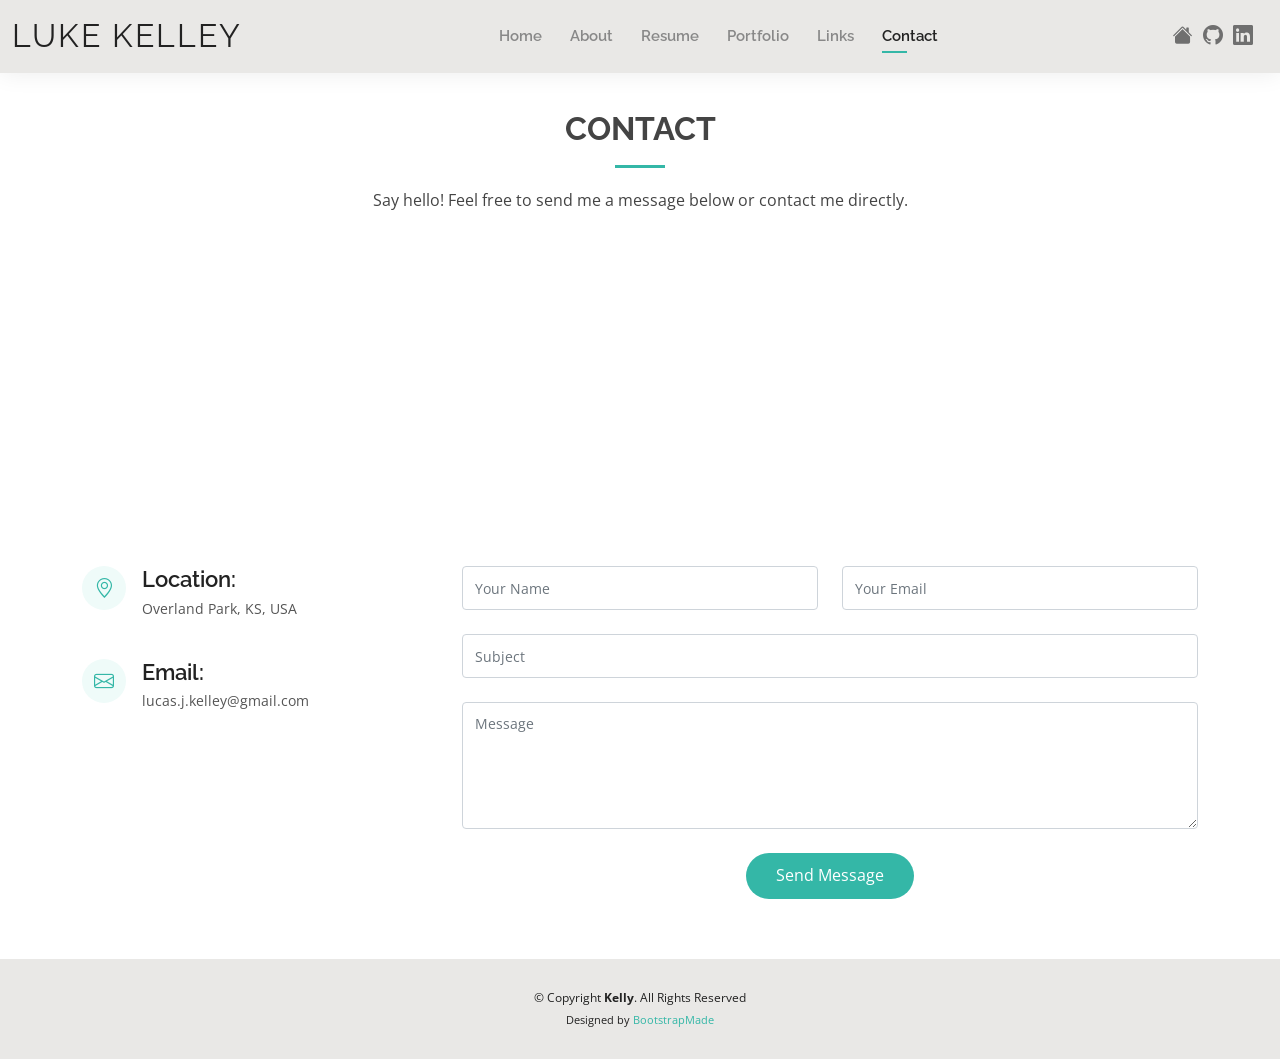
<file: PersonalSiteConversion/_Archive/contact.html>
<!DOCTYPE html>
<html lang="en">
  <head>
    <meta charset="utf-8" />
    <meta content="width=device-width, initial-scale=1.0" name="viewport" />

    <title>Luke Kelley - Index</title>
    <meta content="" name="description" />
    <meta content="" name="keywords" />

    <!-- Favicons -->
    <link href="assets/img/Icons/LK_BrandingSuite-02.png" rel="icon" />
    <link
      href="assets/img/Icons/LK_BrandingSuite-02.png"
      rel="apple-touch-icon"
    />

    <!-- Google Fonts -->
    <link
      href="https://fonts.googleapis.com/css?family=Open+Sans:300,300i,400,400i,600,600i,700,700i|Raleway:300,300i,400,400i,500,500i,600,600i,700,700i|Poppins:300,300i,400,400i,500,500i,600,600i,700,700i"
      rel="stylesheet"
    />

    <!-- Vendor CSS Files -->
    <link href="assets/vendor/aos/aos.css" rel="stylesheet" />
    <link
      href="assets/vendor/bootstrap/css/bootstrap.min.css"
      rel="stylesheet"
    />
    <link
      href="assets/vendor/bootstrap-icons/bootstrap-icons.css"
      rel="stylesheet"
    />
    <link href="assets/vendor/boxicons/css/boxicons.min.css" rel="stylesheet" />
    <link
      href="assets/vendor/glightbox/css/glightbox.min.css"
      rel="stylesheet"
    />
    <link href="assets/vendor/swiper/swiper-bundle.min.css" rel="stylesheet" />

    <!-- Template Main CSS File -->
    <link href="assets/css/style.css" rel="stylesheet" />

    <!-- =======================================================
  * Template Name: Kelly - v4.10.0
  * Template URL: https://bootstrapmade.com/kelly-free-bootstrap-cv-resume-html-template/
  * Author: BootstrapMade.com
  * License: https://bootstrapmade.com/license/
  ======================================================== -->
  </head>

  <body>
    <!-- ======= Header ======= -->
    <header id="header" class="fixed-top">
      <div
        class="container-fluid d-flex justify-content-between align-items-center"
      >
        <h1 class="logo me-auto me-lg-0">
          <a href="index.html">Luke Kelley</a>
        </h1>
        <!-- Uncomment below if you prefer to use an image logo -->
        <!-- <a href="index.html" class="logo"><img src="assets/img/logo.png" alt="" class="img-fluid"></a>-->

        <nav id="navbar" class="navbar order-last order-lg-0">
          <ul>
            <li><a href="index.html">Home</a></li>
            <li><a href="about.html">About</a></li>
            <li><a href="resume.html">Resume</a></li>
            <li><a href="portfolio.html">Portfolio</a></li>
            <li><a href="links.html">Links</a></li>
            <li><a class="active" href="contact.html">Contact</a></li>
          </ul>
          <i class="bi bi-list mobile-nav-toggle"></i>
        </nav>
        <!-- .navbar -->

        <div class="header-social-links">
          <a href="https://www.lucasjkelley.com" class="website"
            ><i class="bi bi-house-fill"></i
          ></a>
          <a href="https://github.com/lucasjkelley" class="github"><i class="bi bi-github"></i></a>
          <a href="https://www.linkedin.com/in/lucasjkelley/" class="linkedin"
            ><i class="bi bi-linkedin"></i
          ></a>
        </div>
      </div>
    </header>
    <!-- End Header -->

    <main id="main">
      <!-- ======= Contact Section ======= -->
      <section id="contact" class="contact">
        <div class="container" data-aos="fade-up">
          <div class="section-title">
            <h2>Contact</h2>
            <p>
              Say hello! Feel free to send me a message below or contact me
              directly.
            </p>
          </div>

          <div>
            <iframe
              style="border: 0; width: 100%; height: 270px"
              src="https://www.google.com/maps/embed?pb=!1m14!1m12!1m3!1d183638.5866000568!2d-94.70612690613933!3d39.035821578005795!2m3!1f0!2f0!3f0!3m2!1i1024!2i768!4f13.1!5e0!3m2!1sen!2sus!4v1676837597064!5m2!1sen!2sus"
              width="600"
              height="450"
              style="border: 0"
              allowfullscreen=""
              loading="lazy"
              referrerpolicy="no-referrer-when-downgrade"
            ></iframe>
          </div>

          <div class="row mt-5">
            <div class="col-lg-4">
              <div class="info">
                <div class="address">
                  <i class="bi bi-geo-alt"></i>
                  <h4>Location:</h4>
                  <p>Overland Park, KS, USA</p>
                </div>

                <div class="email">
                  <i class="bi bi-envelope"></i>
                  <h4>Email:</h4>
                  <p>lucas.j.kelley@gmail.com</p>
                </div>
              </div>
            </div>

            <div class="col-lg-8 mt-5 mt-lg-0">
              <form
                action="forms/contact.php"
                method="post"
                role="form"
                class="php-email-form"
              >
                <div class="row">
                  <div class="col-md-6 form-group">
                    <input
                      type="text"
                      name="name"
                      class="form-control"
                      id="name"
                      placeholder="Your Name"
                      required
                    />
                  </div>
                  <div class="col-md-6 form-group mt-3 mt-md-0">
                    <input
                      type="email"
                      class="form-control"
                      name="email"
                      id="email"
                      placeholder="Your Email"
                      required
                    />
                  </div>
                </div>
                <div class="form-group mt-3">
                  <input
                    type="text"
                    class="form-control"
                    name="subject"
                    id="subject"
                    placeholder="Subject"
                    required
                  />
                </div>
                <div class="form-group mt-3">
                  <textarea
                    class="form-control"
                    name="message"
                    rows="5"
                    placeholder="Message"
                    required
                  ></textarea>
                </div>
                <div class="my-3">
                  <div class="loading">Loading</div>
                  <div class="error-message"></div>
                  <div class="sent-message">
                    Your message has been sent. Thank you!
                  </div>
                </div>
                <div class="text-center">
                  <button type="submit">Send Message</button>
                </div>
              </form>
            </div>
          </div>
        </div>
      </section>
      <!-- End Contact Section -->
    </main>
    <!-- End #main -->

    <!-- ======= Footer ======= -->
    <footer id="footer">
      <div class="container">
        <div class="copyright">
          &copy; Copyright <strong><span>Kelly</span></strong
          >. All Rights Reserved
        </div>
        <div class="credits">
          <!-- All the links in the footer should remain intact. -->
          <!-- You can delete the links only if you purchased the pro version. -->
          <!-- Licensing information: https://bootstrapmade.com/license/ -->
          <!-- Purchase the pro version with working PHP/AJAX contact form: https://bootstrapmade.com/kelly-free-bootstrap-cv-resume-html-template/ -->
          Designed by <a href="https://bootstrapmade.com/">BootstrapMade</a>
        </div>
      </div>
    </footer>
    <!-- End  Footer -->

    <div id="preloader"></div>
    <a
      href="#"
      class="back-to-top d-flex align-items-center justify-content-center"
      ><i class="bi bi-arrow-up-short"></i
    ></a>

    <!-- Vendor JS Files -->
    <script src="assets/vendor/purecounter/purecounter_vanilla.js"></script>
    <script src="assets/vendor/aos/aos.js"></script>
    <script src="assets/vendor/bootstrap/js/bootstrap.bundle.min.js"></script>
    <script src="assets/vendor/glightbox/js/glightbox.min.js"></script>
    <script src="assets/vendor/isotope-layout/isotope.pkgd.min.js"></script>
    <script src="assets/vendor/swiper/swiper-bundle.min.js"></script>
    <script src="assets/vendor/waypoints/noframework.waypoints.js"></script>
    <script src="assets/vendor/php-email-form/validate.js"></script>

    <!-- Template Main JS File -->
    <script src="assets/js/main.js"></script>
  </body>
</html>
</file>
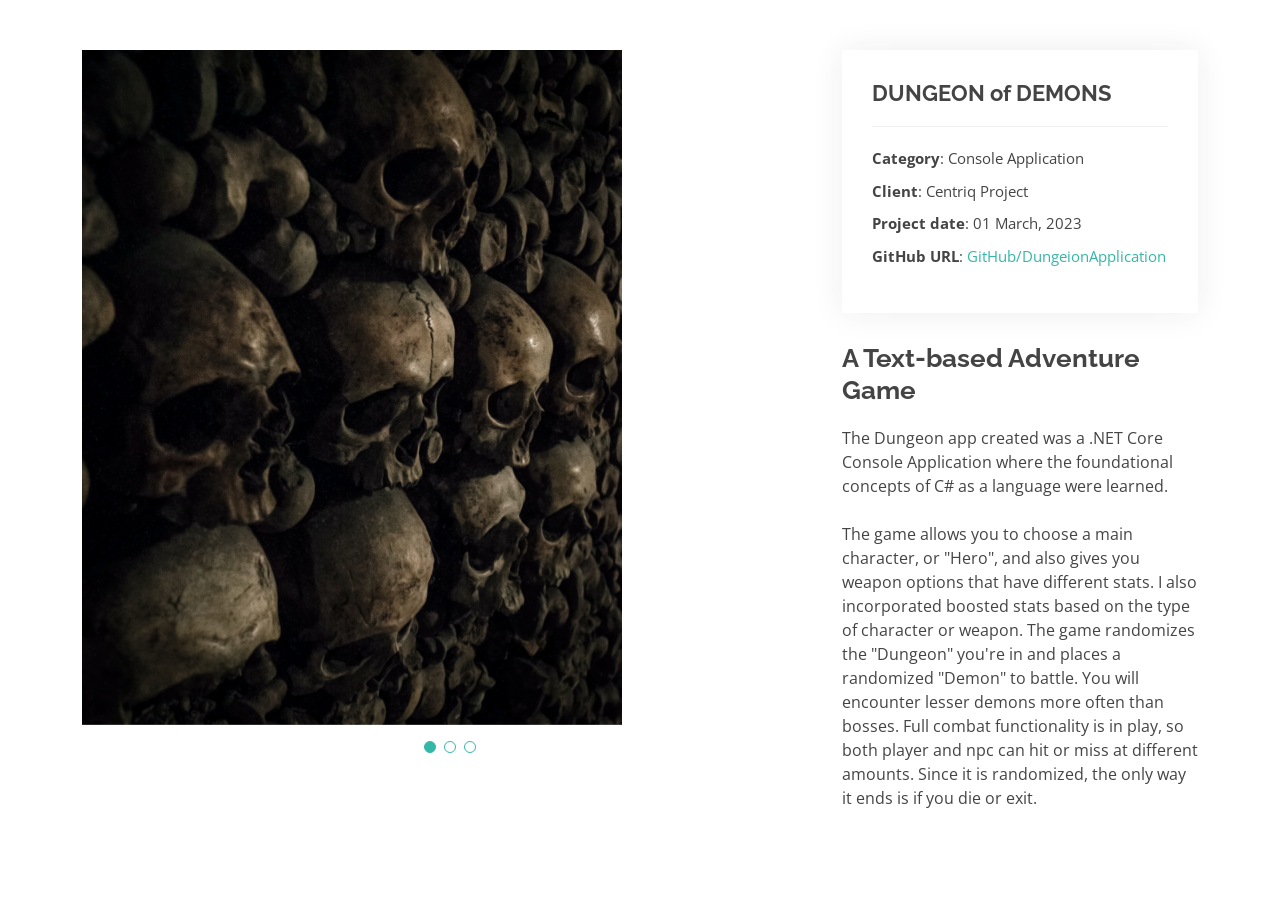
<file: PersonalSiteConversion/_Archive/portfolio-details.html>
<!DOCTYPE html>
<html lang="en">

<head>
  <meta charset="utf-8">
  <meta content="width=device-width, initial-scale=1.0" name="viewport">

  <title>Luke Kelley - Portfolio Details</title>
  <meta content="" name="description">
  <meta content="" name="keywords">

  <!-- Favicons -->
  <link href="assets/img/favicon.png" rel="icon">
  <link href="assets/img/apple-touch-icon.png" rel="apple-touch-icon">

  <!-- Google Fonts -->
  <link href="https://fonts.googleapis.com/css?family=Open+Sans:300,300i,400,400i,600,600i,700,700i|Raleway:300,300i,400,400i,500,500i,600,600i,700,700i|Poppins:300,300i,400,400i,500,500i,600,600i,700,700i" rel="stylesheet">

  <!-- Vendor CSS Files -->
  <link href="assets/vendor/aos/aos.css" rel="stylesheet">
  <link href="assets/vendor/bootstrap/css/bootstrap.min.css" rel="stylesheet">
  <link href="assets/vendor/bootstrap-icons/bootstrap-icons.css" rel="stylesheet">
  <link href="assets/vendor/boxicons/css/boxicons.min.css" rel="stylesheet">
  <link href="assets/vendor/glightbox/css/glightbox.min.css" rel="stylesheet">
  <link href="assets/vendor/swiper/swiper-bundle.min.css" rel="stylesheet">

  <!-- Template Main CSS File -->
  <link href="assets/css/style.css" rel="stylesheet">

  <!-- =======================================================
  * Template Name: Kelly - v4.10.0
  * Template URL: https://bootstrapmade.com/kelly-free-bootstrap-cv-resume-html-template/
  * Author: BootstrapMade.com
  * License: https://bootstrapmade.com/license/
  ======================================================== -->
</head>

<body>

  <main id="main">

    <!-- ======= Portfolio Details Section ======= -->
    <section id="portfolio-details" class="portfolio-details">
      <div class="container">

        <div class="row gy-4">

          <div class="col-lg-8">
            <div class="portfolio-details-slider swiper">
              <div class="swiper-wrapper align-items-center">

                <div class="swiper-slide">
                  <img class="img-fluid vh-75 m-auto" src="assets/img/portfolio/dungeon.jpg" alt="Picture of Skulls">
                </div>

                <div class="swiper-slide">
                  <img class="img-fluid vh-75 m-auto" src="assets/img/portfolio/home_page.JPG" alt="ConsoleApp Home Page">
                </div>

                <div class="swiper-slide">
                  <img class="img-fluid vh-75 m-auto" src="assets/img/portfolio/old_castle_level.JPG" alt="Castle level">
                </div>

              </div>
              <div class="swiper-pagination"></div>
            </div>
          </div>

          <div class="col-lg-4">
            <div class="portfolio-info">
              <h3>DUNGEON of DEMONS</h3>
              <ul>
                <li><strong>Category</strong>: Console Application</li>
                <li><strong>Client</strong>: Centriq Project</li>
                <li><strong>Project date</strong>: 01 March, 2023</li>
                <li><strong>GitHub URL</strong>: <a href="https://github.com/lucasjkelley/DungeonApplication">GitHub/DungeionApplication</a></li>
              </ul>
            </div>
            <div class="portfolio-description">
              <h2>A Text-based Adventure Game</h2>
              <p>
                The Dungeon app created was a .NET Core Console Application where the foundational concepts of C# as a language were learned. <br><br>The game allows you to choose a main character, or "Hero", and also gives you weapon options that have different stats.  I also incorporated boosted stats based on the type of character or weapon.  The game randomizes the "Dungeon" you're in and places a randomized "Demon" to battle. You will encounter lesser demons more often than bosses.  Full combat functionality is in play, so both player and npc can hit or miss at different amounts. Since it is randomized, the only way it ends is if you die or exit.
              </p>
            </div>
          </div>

        </div>

      </div>
    </section><!-- End Portfolio Details Section -->

  </main><!-- End #main -->

  <div id="preloader"></div>
  <a href="#" class="back-to-top d-flex align-items-center justify-content-center"><i class="bi bi-arrow-up-short"></i></a>

  <!-- Vendor JS Files -->
  <script src="assets/vendor/purecounter/purecounter_vanilla.js"></script>
  <script src="assets/vendor/aos/aos.js"></script>
  <script src="assets/vendor/bootstrap/js/bootstrap.bundle.min.js"></script>
  <script src="assets/vendor/glightbox/js/glightbox.min.js"></script>
  <script src="assets/vendor/isotope-layout/isotope.pkgd.min.js"></script>
  <script src="assets/vendor/swiper/swiper-bundle.min.js"></script>
  <script src="assets/vendor/waypoints/noframework.waypoints.js"></script>
  <script src="assets/vendor/php-email-form/validate.js"></script>

  <!-- Template Main JS File -->
  <script src="assets/js/main.js"></script>

</body>

</html>
</file>
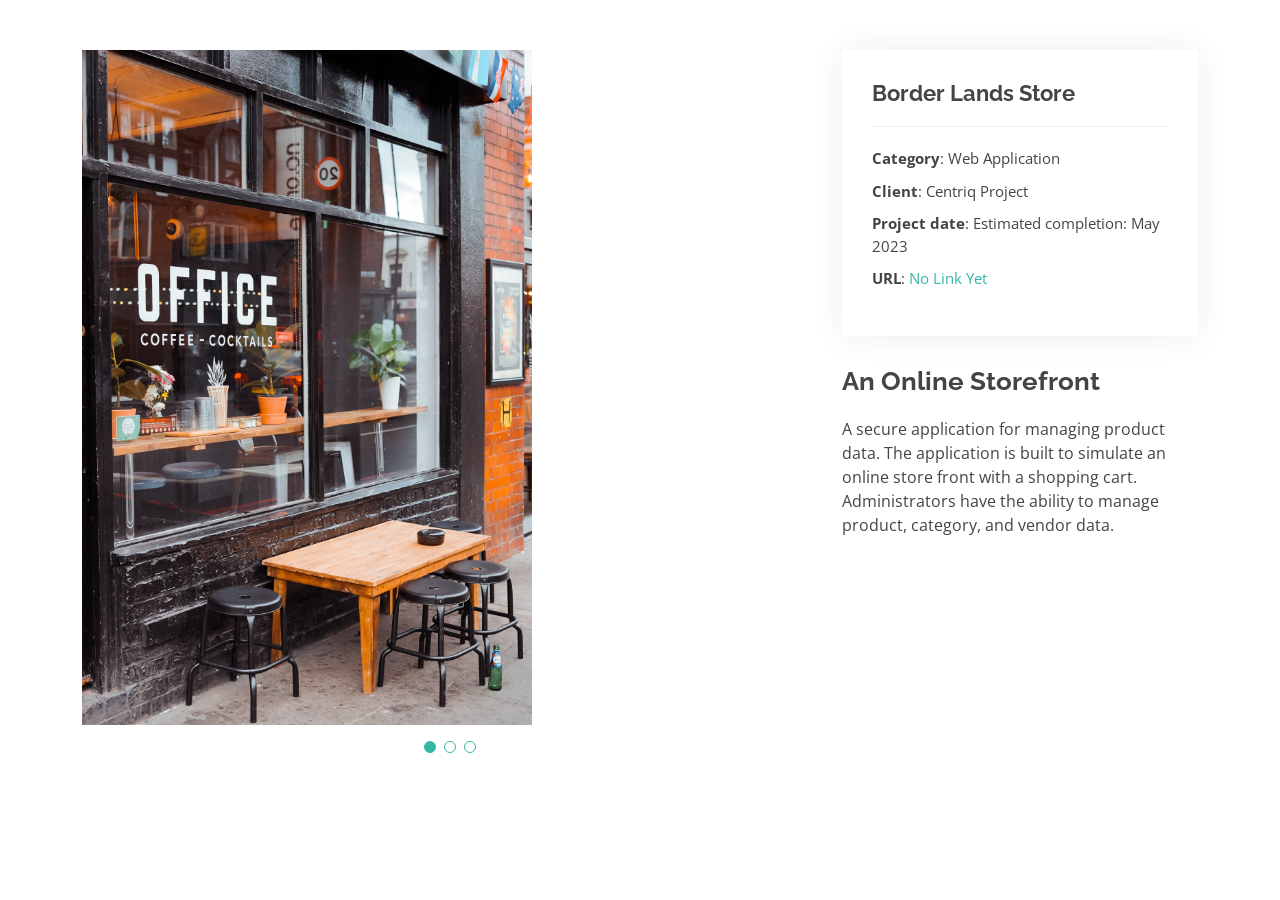
<file: PersonalSiteConversion/_Archive/portfolio-details2.html>
<!DOCTYPE html>
<html lang="en">

<head>
  <meta charset="utf-8">
  <meta content="width=device-width, initial-scale=1.0" name="viewport">

  <title>Luke Kelley - Portfolio Details</title>
  <meta content="" name="description">
  <meta content="" name="keywords">

  <!-- Favicons -->
  <link href="assets/img/favicon.png" rel="icon">
  <link href="assets/img/apple-touch-icon.png" rel="apple-touch-icon">

  <!-- Google Fonts -->
  <link href="https://fonts.googleapis.com/css?family=Open+Sans:300,300i,400,400i,600,600i,700,700i|Raleway:300,300i,400,400i,500,500i,600,600i,700,700i|Poppins:300,300i,400,400i,500,500i,600,600i,700,700i" rel="stylesheet">

  <!-- Vendor CSS Files -->
  <link href="assets/vendor/aos/aos.css" rel="stylesheet">
  <link href="assets/vendor/bootstrap/css/bootstrap.min.css" rel="stylesheet">
  <link href="assets/vendor/bootstrap-icons/bootstrap-icons.css" rel="stylesheet">
  <link href="assets/vendor/boxicons/css/boxicons.min.css" rel="stylesheet">
  <link href="assets/vendor/glightbox/css/glightbox.min.css" rel="stylesheet">
  <link href="assets/vendor/swiper/swiper-bundle.min.css" rel="stylesheet">

  <!-- Template Main CSS File -->
  <link href="assets/css/style.css" rel="stylesheet">

  <!-- =======================================================
  * Template Name: Kelly - v4.10.0
  * Template URL: https://bootstrapmade.com/kelly-free-bootstrap-cv-resume-html-template/
  * Author: BootstrapMade.com
  * License: https://bootstrapmade.com/license/
  ======================================================== -->
</head>

<body>

  <main id="main">

    <!-- ======= Portfolio Details Section ======= -->
    <section id="portfolio-details" class="portfolio-details">
      <div class="container">

        <div class="row gy-4">

          <div class="col-lg-8">
            <div class="portfolio-details-slider swiper">
              <div class="swiper-wrapper align-items-center">

                <div class="swiper-slide">
                  <img class="img-fluid vh-75 m-auto" src="assets/img/portfolio/StoreFront.jpg" alt="A Storefront">
                </div>

                <div class="swiper-slide">
                  <img class="img-fluid vh-75 m-auto" src="assets/img/portfolio/coming_soon.jpg" alt="">
                </div>

                <div class="swiper-slide">
                  <img class="img-fluid vh-75 m-auto" src="assets/img/portfolio/coming_soon.jpg" alt="">
                </div>

              </div>
              <div class="swiper-pagination"></div>
            </div>
          </div>

          <div class="col-lg-4">
            <div class="portfolio-info">
              <h3>Border Lands Store</h3>
              <ul>
                <li><strong>Category</strong>: Web Application</li>
                <li><strong>Client</strong>: Centriq Project</li>
                <li><strong>Project date</strong>: Estimated completion: May 2023</li>
                <li><strong>URL</strong>: <a href="#">No Link Yet</a></li>
              </ul>
            </div>
            <div class="portfolio-description">
              <h2>An Online Storefront</h2>
              <p>
                A secure application for managing product data. The application is built to simulate an online store front with a shopping cart. Administrators have the ability to manage product, category, and vendor data.
              </p>
            </div>
          </div>

        </div>

      </div>
    </section><!-- End Portfolio Details Section -->

  </main><!-- End #main -->

  <div id="preloader"></div>
  <a href="#" class="back-to-top d-flex align-items-center justify-content-center"><i class="bi bi-arrow-up-short"></i></a>

  <!-- Vendor JS Files -->
  <script src="assets/vendor/purecounter/purecounter_vanilla.js"></script>
  <script src="assets/vendor/aos/aos.js"></script>
  <script src="assets/vendor/bootstrap/js/bootstrap.bundle.min.js"></script>
  <script src="assets/vendor/glightbox/js/glightbox.min.js"></script>
  <script src="assets/vendor/isotope-layout/isotope.pkgd.min.js"></script>
  <script src="assets/vendor/swiper/swiper-bundle.min.js"></script>
  <script src="assets/vendor/waypoints/noframework.waypoints.js"></script>
  <script src="assets/vendor/php-email-form/validate.js"></script>

  <!-- Template Main JS File -->
  <script src="assets/js/main.js"></script>

</body>

</html>
</file>
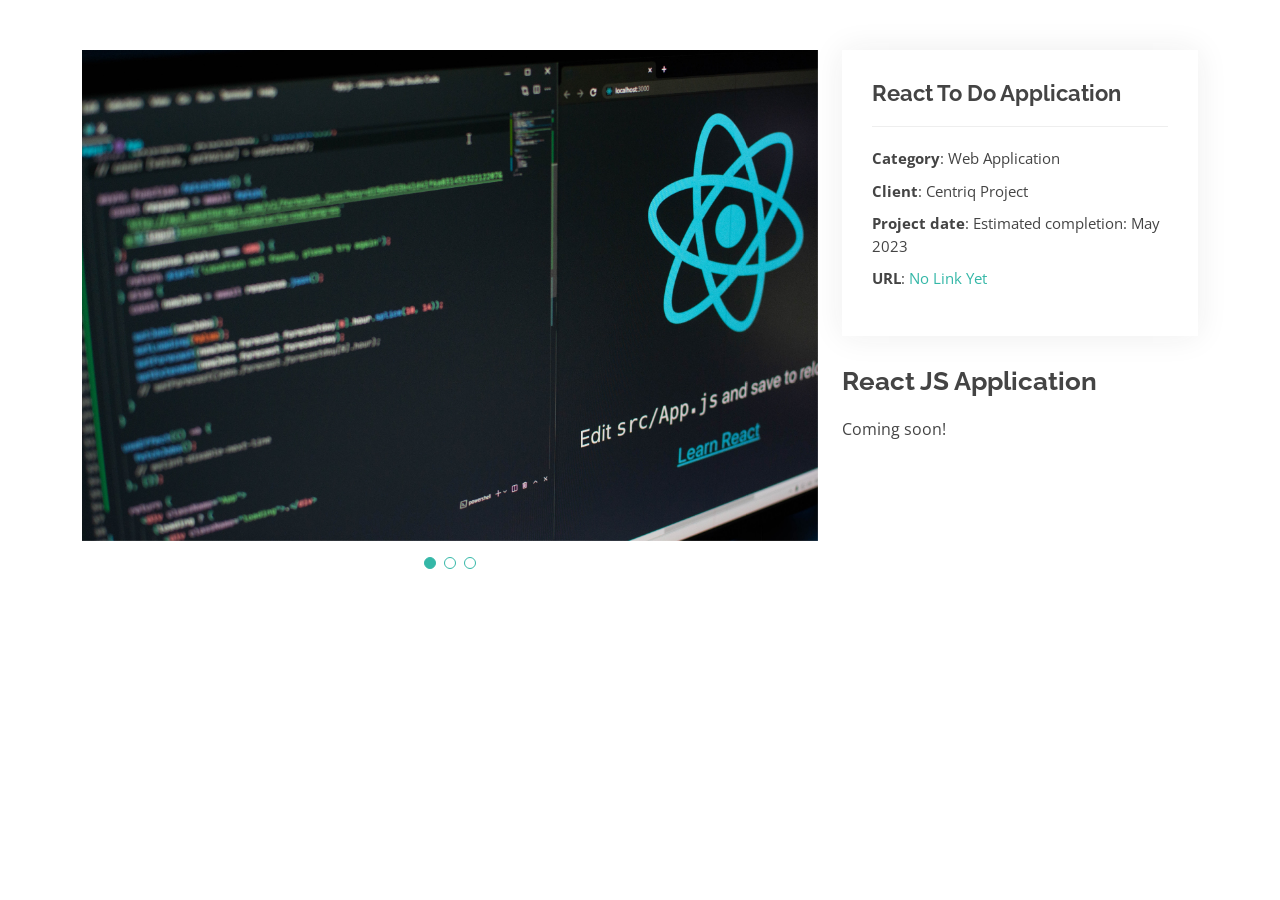
<file: PersonalSiteConversion/_Archive/portfolio-details4.html>
<!DOCTYPE html>
<html lang="en">

<head>
  <meta charset="utf-8">
  <meta content="width=device-width, initial-scale=1.0" name="viewport">

  <title>Luke Kelley - Portfolio Details</title>
  <meta content="" name="description">
  <meta content="" name="keywords">

  <!-- Favicons -->
  <link href="assets/img/favicon.png" rel="icon">
  <link href="assets/img/apple-touch-icon.png" rel="apple-touch-icon">

  <!-- Google Fonts -->
  <link href="https://fonts.googleapis.com/css?family=Open+Sans:300,300i,400,400i,600,600i,700,700i|Raleway:300,300i,400,400i,500,500i,600,600i,700,700i|Poppins:300,300i,400,400i,500,500i,600,600i,700,700i" rel="stylesheet">

  <!-- Vendor CSS Files -->
  <link href="assets/vendor/aos/aos.css" rel="stylesheet">
  <link href="assets/vendor/bootstrap/css/bootstrap.min.css" rel="stylesheet">
  <link href="assets/vendor/bootstrap-icons/bootstrap-icons.css" rel="stylesheet">
  <link href="assets/vendor/boxicons/css/boxicons.min.css" rel="stylesheet">
  <link href="assets/vendor/glightbox/css/glightbox.min.css" rel="stylesheet">
  <link href="assets/vendor/swiper/swiper-bundle.min.css" rel="stylesheet">

  <!-- Template Main CSS File -->
  <link href="assets/css/style.css" rel="stylesheet">

  <!-- =======================================================
  * Template Name: Kelly - v4.10.0
  * Template URL: https://bootstrapmade.com/kelly-free-bootstrap-cv-resume-html-template/
  * Author: BootstrapMade.com
  * License: https://bootstrapmade.com/license/
  ======================================================== -->
</head>

<body>

  <main id="main">

    <!-- ======= Portfolio Details Section ======= -->
    <section id="portfolio-details" class="portfolio-details">
      <div class="container">

        <div class="row gy-4">

          <div class="col-lg-8">
            <div class="portfolio-details-slider swiper">
              <div class="swiper-wrapper align-items-center">

                <div class="swiper-slide">
                  <img class="img-fluid vh-75 m-auto" src="assets/img/portfolio/react.jpg" alt="react logo on laptop">
                </div>

                <div class="swiper-slide">
                  <img class="img-fluid vh-75 m-auto" src="assets/img/portfolio/coming_soon.jpg" alt="">
                </div>

                <div class="swiper-slide">
                  <img class="img-fluid vh-75 m-auto" src="assets/img/portfolio/coming_soon.jpg" alt="">
                </div>

              </div>
              <div class="swiper-pagination"></div>
            </div>
          </div>

          <div class="col-lg-4">
            <div class="portfolio-info">
              <h3>React To Do Application</h3>
              <ul>
                <li><strong>Category</strong>: Web Application</li>
                <li><strong>Client</strong>: Centriq Project</li>
                <li><strong>Project date</strong>: Estimated completion: May 2023</li>
                <li><strong>URL</strong>: <a href="#">No Link Yet</a></li>
              </ul>
            </div>
            <div class="portfolio-description">
              <h2>React JS Application</h2>
              <p>
                Coming soon!
              </p>
            </div>
          </div>

        </div>

      </div>
    </section><!-- End Portfolio Details Section -->

  </main><!-- End #main -->

  <div id="preloader"></div>
  <a href="#" class="back-to-top d-flex align-items-center justify-content-center"><i class="bi bi-arrow-up-short"></i></a>

  <!-- Vendor JS Files -->
  <script src="assets/vendor/purecounter/purecounter_vanilla.js"></script>
  <script src="assets/vendor/aos/aos.js"></script>
  <script src="assets/vendor/bootstrap/js/bootstrap.bundle.min.js"></script>
  <script src="assets/vendor/glightbox/js/glightbox.min.js"></script>
  <script src="assets/vendor/isotope-layout/isotope.pkgd.min.js"></script>
  <script src="assets/vendor/swiper/swiper-bundle.min.js"></script>
  <script src="assets/vendor/waypoints/noframework.waypoints.js"></script>
  <script src="assets/vendor/php-email-form/validate.js"></script>

  <!-- Template Main JS File -->
  <script src="assets/js/main.js"></script>

</body>

</html>
</file>
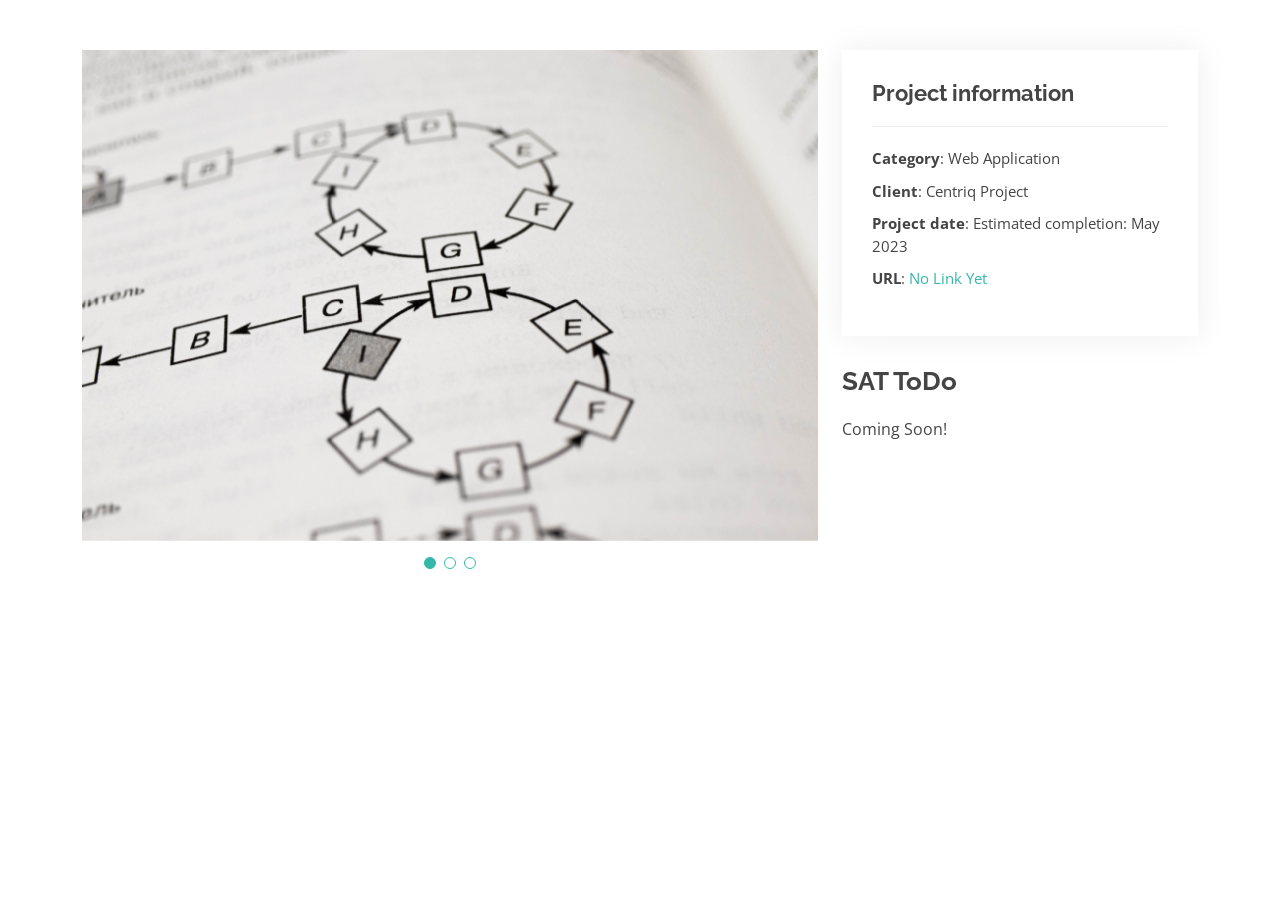
<file: PersonalSiteConversion/_Archive/portfolio-details5.html>
<!DOCTYPE html>
<html lang="en">

<head>
  <meta charset="utf-8">
  <meta content="width=device-width, initial-scale=1.0" name="viewport">

  <title>Luke Kelley - Portfolio Details</title>
  <meta content="" name="description">
  <meta content="" name="keywords">

  <!-- Favicons -->
  <link href="assets/img/favicon.png" rel="icon">
  <link href="assets/img/apple-touch-icon.png" rel="apple-touch-icon">

  <!-- Google Fonts -->
  <link href="https://fonts.googleapis.com/css?family=Open+Sans:300,300i,400,400i,600,600i,700,700i|Raleway:300,300i,400,400i,500,500i,600,600i,700,700i|Poppins:300,300i,400,400i,500,500i,600,600i,700,700i" rel="stylesheet">

  <!-- Vendor CSS Files -->
  <link href="assets/vendor/aos/aos.css" rel="stylesheet">
  <link href="assets/vendor/bootstrap/css/bootstrap.min.css" rel="stylesheet">
  <link href="assets/vendor/bootstrap-icons/bootstrap-icons.css" rel="stylesheet">
  <link href="assets/vendor/boxicons/css/boxicons.min.css" rel="stylesheet">
  <link href="assets/vendor/glightbox/css/glightbox.min.css" rel="stylesheet">
  <link href="assets/vendor/swiper/swiper-bundle.min.css" rel="stylesheet">

  <!-- Template Main CSS File -->
  <link href="assets/css/style.css" rel="stylesheet">

  <!-- =======================================================
  * Template Name: Kelly - v4.10.0
  * Template URL: https://bootstrapmade.com/kelly-free-bootstrap-cv-resume-html-template/
  * Author: BootstrapMade.com
  * License: https://bootstrapmade.com/license/
  ======================================================== -->
</head>

<body>

  <main id="main">

    <!-- ======= Portfolio Details Section ======= -->
    <section id="portfolio-details" class="portfolio-details">
      <div class="container">

        <div class="row gy-4">

          <div class="col-lg-8">
            <div class="portfolio-details-slider swiper">
              <div class="swiper-wrapper align-items-center">

                <div class="swiper-slide">
                  <img class="img-fluid vh-75 m-auto" src="assets/img/portfolio/SAT.jpg" alt="Algorithm Textbook">
                </div>

                <div class="swiper-slide">
                  <img class="img-fluid vh-75 m-auto" src="assets/img/portfolio/coming_soon.jpg" alt="">
                </div>

                <div class="swiper-slide">
                  <img class="img-fluid vh-75 m-auto" src="assets/img/portfolio/coming_soon.jpg" alt="">
                </div>

              </div>
              <div class="swiper-pagination"></div>
            </div>
          </div>

          <div class="col-lg-4">
            <div class="portfolio-info">
              <h3>Project information</h3>
              <ul>
                <li><strong>Category</strong>: Web Application</li>
                <li><strong>Client</strong>: Centriq Project</li>
                <li><strong>Project date</strong>: Estimated completion: May 2023</li>
                <li><strong>URL</strong>: <a href="#">No Link Yet</a></li>
              </ul>
            </div>
            <div class="portfolio-description">
              <h2>SAT ToDo</h2>
              <p>
                Coming Soon!
              </p>
            </div>
          </div>

        </div>

      </div>
    </section><!-- End Portfolio Details Section -->

  </main><!-- End #main -->

  <div id="preloader"></div>
  <a href="#" class="back-to-top d-flex align-items-center justify-content-center"><i class="bi bi-arrow-up-short"></i></a>

  <!-- Vendor JS Files -->
  <script src="assets/vendor/purecounter/purecounter_vanilla.js"></script>
  <script src="assets/vendor/aos/aos.js"></script>
  <script src="assets/vendor/bootstrap/js/bootstrap.bundle.min.js"></script>
  <script src="assets/vendor/glightbox/js/glightbox.min.js"></script>
  <script src="assets/vendor/isotope-layout/isotope.pkgd.min.js"></script>
  <script src="assets/vendor/swiper/swiper-bundle.min.js"></script>
  <script src="assets/vendor/waypoints/noframework.waypoints.js"></script>
  <script src="assets/vendor/php-email-form/validate.js"></script>

  <!-- Template Main JS File -->
  <script src="assets/js/main.js"></script>

</body>

</html>
</file>
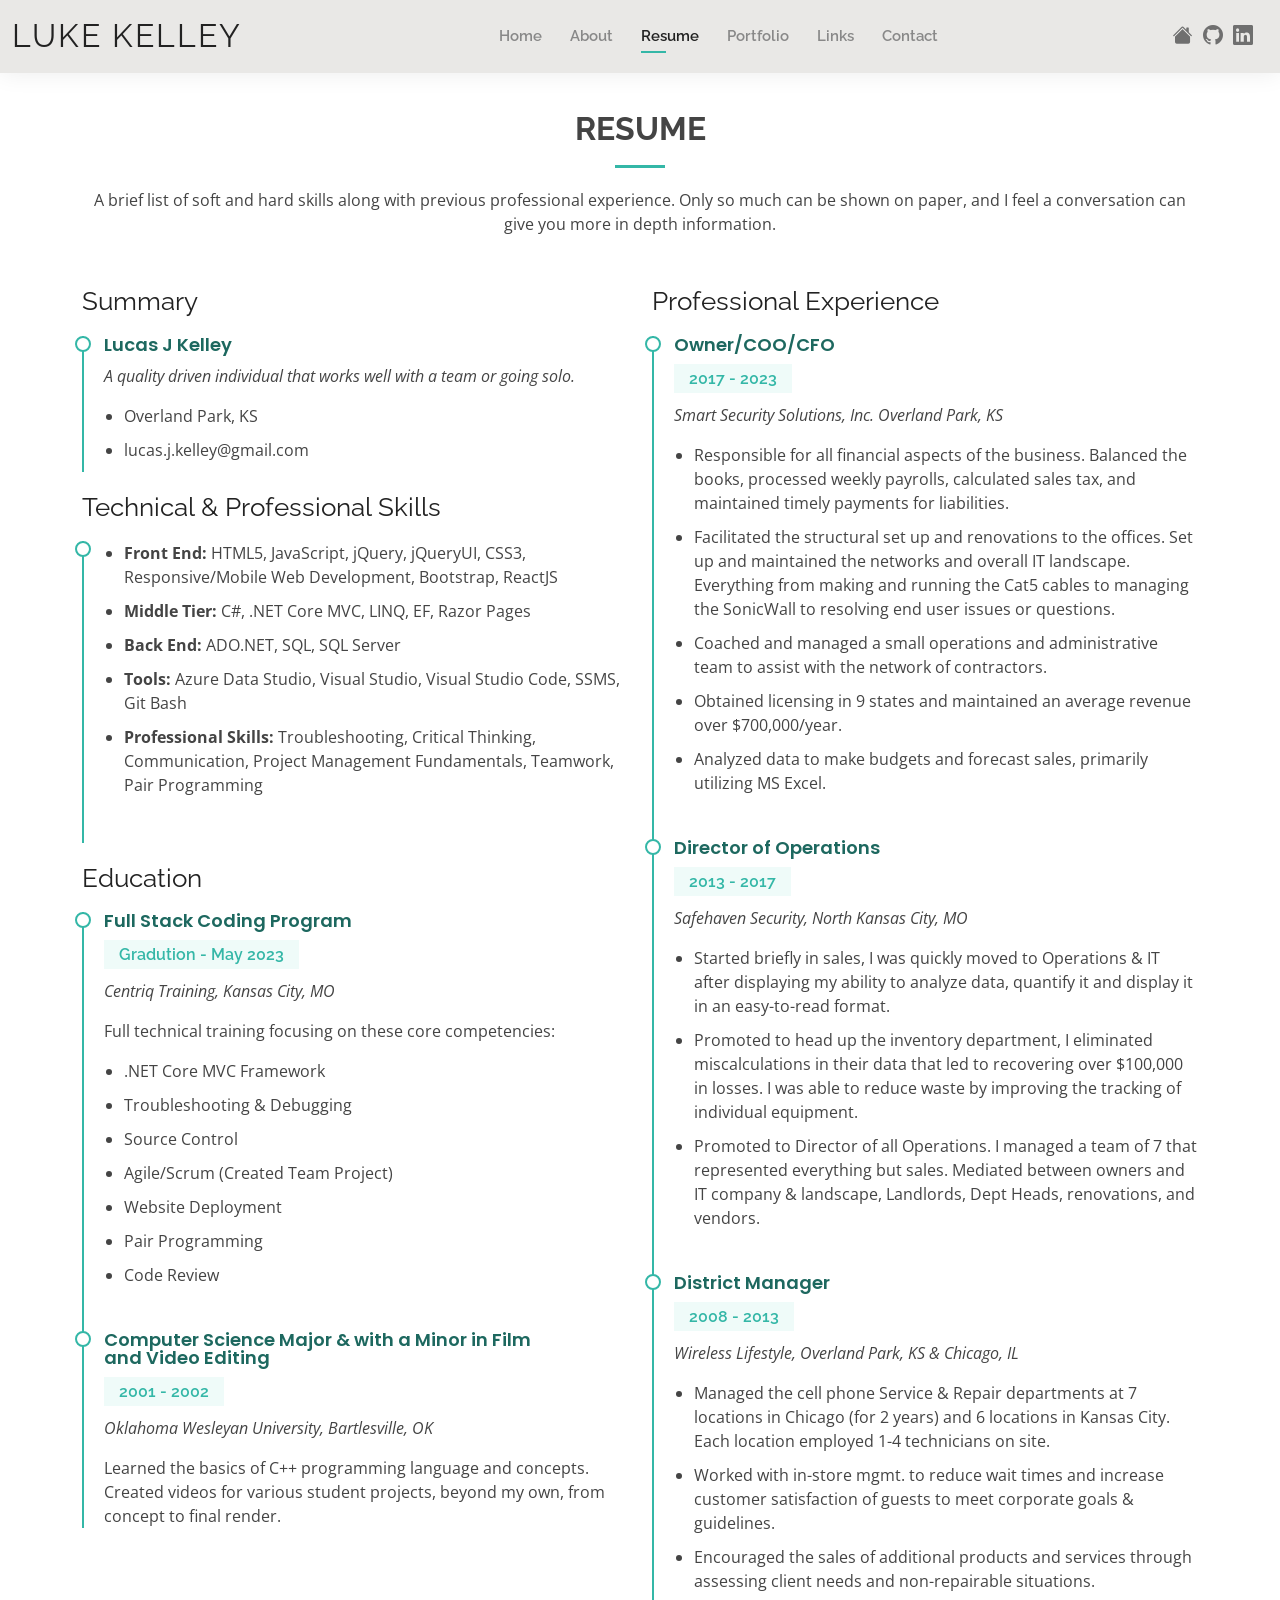
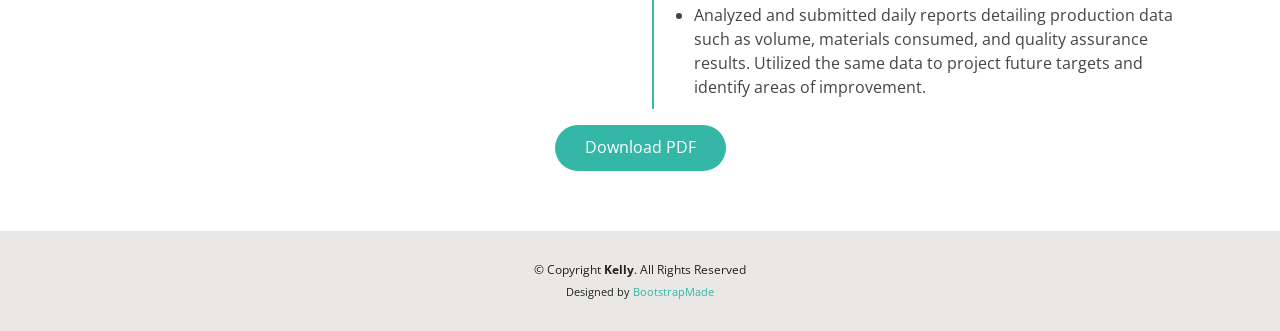
<file: PersonalSiteConversion/_Archive/resume.html>
<!DOCTYPE html>
<html lang="en">
  <head>
    <meta charset="utf-8" />
    <meta content="width=device-width, initial-scale=1.0" name="viewport" />

    <title>Luke Kelley - Resume</title>
    <meta content="" name="description" />
    <meta content="" name="keywords" />

    <!-- Favicons -->
    <link href="assets/img/Icons/LK_BrandingSuite-05.png" rel="icon" />
    <link
      href="assets/img/Icons/LK_BrandingSuite-05.png"
      rel="apple-touch-icon"
    />

    <!-- Google Fonts -->
    <link
      href="https://fonts.googleapis.com/css?family=Open+Sans:300,300i,400,400i,600,600i,700,700i|Raleway:300,300i,400,400i,500,500i,600,600i,700,700i|Poppins:300,300i,400,400i,500,500i,600,600i,700,700i"
      rel="stylesheet"
    />

    <!-- Vendor CSS Files -->
    <link href="assets/vendor/aos/aos.css" rel="stylesheet" />
    <link
      href="assets/vendor/bootstrap/css/bootstrap.min.css"
      rel="stylesheet"
    />
    <link
      href="assets/vendor/bootstrap-icons/bootstrap-icons.css"
      rel="stylesheet"
    />
    <link href="assets/vendor/boxicons/css/boxicons.min.css" rel="stylesheet" />
    <link
      href="assets/vendor/glightbox/css/glightbox.min.css"
      rel="stylesheet"
    />
    <link href="assets/vendor/swiper/swiper-bundle.min.css" rel="stylesheet" />

    <!-- Template Main CSS File -->
    <link href="assets/css/style.css" rel="stylesheet" />

    <!-- =======================================================
  * Template Name: Kelly - v4.10.0
  * Template URL: https://bootstrapmade.com/kelly-free-bootstrap-cv-resume-html-template/
  * Author: BootstrapMade.com
  * License: https://bootstrapmade.com/license/
  ======================================================== -->
  </head>

  <body>
    <!-- ======= Header ======= -->
    <header id="header" class="fixed-top">
      <div
        class="container-fluid d-flex justify-content-between align-items-center"
      >
        <h1 class="logo me-auto me-lg-0">
          <a href="index.html">Luke Kelley</a>
        </h1>
        <!-- Uncomment below if you prefer to use an image logo -->
        <!-- <a href="index.html" class="logo"><img src="assets/img/logo.png" alt="" class="img-fluid"></a>-->

        <nav id="navbar" class="navbar order-last order-lg-0">
          <ul>
            <li><a href="index.html">Home</a></li>
            <li><a href="about.html">About</a></li>
            <li><a class="active" href="resume.html">Resume</a></li>
            <li><a href="portfolio.html">Portfolio</a></li>
            <li><a href="links.html">Links</a></li>
            <li><a href="contact.html">Contact</a></li>
          </ul>
          <i class="bi bi-list mobile-nav-toggle"></i>
        </nav>
        <!-- .navbar -->

        <div class="header-social-links">
          <a href="https://www.lucasjkelley.com" class="website"
            ><i class="bi bi-house-fill"></i
          ></a>
          <a href="https://github.com/lucasjkelley" class="github"><i class="bi bi-github"></i></a>
          <a href="https://www.linkedin.com/in/lucasjkelley/" class="linkedin"
            ><i class="bi bi-linkedin"></i
          ></a>
        </div>
      </div>
    </header>
    <!-- End Header -->

    <main id="main">
      <!-- ======= Resume Section ======= -->
      <section id="resume" class="resume">
        <div class="container" data-aos="fade-up">
          <div class="section-title">
            <h2>Resume</h2>
            <p>
              A brief list of soft and hard skills along with previous
              professional experience. Only so much can be shown on paper, and I
              feel a conversation can give you more in depth information.
            </p>
          </div>

          <div class="row">
            <div class="col-lg-6">
              <h3 class="resume-title">Summary</h3>
              <div class="resume-item pb-0">
                <h4>Lucas J Kelley</h4>
                <p>
                  <em
                    >A quality driven individual that works well with a team or
                    going solo.</em
                  >
                </p>
                <p></p>
                <ul>
                  <li>Overland Park, KS</li>

                  <li>lucas.j.kelley@gmail.com</li>
                </ul>
                <p></p>
              </div>
              <h3 class="resume-title">Technical &amp; Professional Skills</h3>
              <div class="resume-item">
                <ul>
                  <li>
                    <strong>Front End:</strong> HTML5, JavaScript, jQuery,
                    jQueryUI, CSS3, Responsive/Mobile Web Development,
                    Bootstrap, ReactJS
                  </li>
                  <li>
                    <strong>Middle Tier:</strong> C#, .NET Core MVC, LINQ, EF,
                    Razor Pages
                  </li>
                  <li><strong>Back End:</strong> ADO.NET, SQL, SQL Server</li>
                  <li>
                    <strong>Tools:</strong> Azure Data Studio, Visual Studio,
                    Visual Studio Code, SSMS, Git Bash
                  </li>
                  <li>
                    <strong>Professional Skills:</strong> Troubleshooting,
                    Critical Thinking, Communication, Project Management
                    Fundamentals, Teamwork, Pair Programming
                  </li>
                </ul>
              </div>
              <h3 class="resume-title">Education</h3>
              <div class="resume-item">
                <h4>Full Stack Coding Program</h4>
                <h5>Gradution - May 2023</h5>
                <p><em>Centriq Training, Kansas City, MO</em></p>
                <p>
                  Full technical training focusing on these core competencies:
                </p>
                <ul>
                  <li>.NET Core MVC Framework</li>
                  <li>Troubleshooting & Debugging</li>
                  <li>Source Control</li>
                  <li>Agile/Scrum (Created Team Project)</li>
                  <li>Website Deployment</li>
                  <li>Pair Programming</li>
                  <li>Code Review</li>
                </ul>
              </div>
              <div class="resume-item">
                <h4>
                  Computer Science Major &amp; with a Minor in Film <br />and
                  Video Editing
                </h4>
                <h5>2001 - 2002</h5>
                <p><em>Oklahoma Wesleyan University, Bartlesville, OK</em></p>
                <p>
                  Learned the basics of C++ programming language and concepts.
                  Created videos for various student projects, beyond my own,
                  from concept to final render.
                </p>
              </div>
            </div>
            <div class="col-lg-6">
              <h3 class="resume-title">Professional Experience</h3>
              <div class="resume-item">
                <h4>Owner/COO/CFO</h4>
                <h5>2017 - 2023</h5>
                <p>
                  <em>Smart Security Solutions, Inc. Overland Park, KS </em>
                </p>
                <p></p>
                <ul>
                  <li>
                    Responsible for all financial aspects of the business.
                    Balanced the books, processed weekly payrolls, calculated
                    sales tax, and maintained timely payments for liabilities.
                  </li>
                  <li>
                    Facilitated the structural set up and renovations to the
                    offices. Set up and maintained the networks and overall IT
                    landscape. Everything from making and running the Cat5
                    cables to managing the SonicWall to resolving end user
                    issues or questions.
                  </li>
                  <li>
                    Coached and managed a small operations and administrative
                    team to assist with the network of contractors.
                  </li>
                  <li>
                    Obtained licensing in 9 states and maintained an average
                    revenue over $700,000/year.
                  </li>
                  <li>
                    Analyzed data to make budgets and forecast sales, primarily
                    utilizing MS Excel.
                  </li>
                </ul>
              </div>
              <div class="resume-item">
                <h4>Director of Operations</h4>
                <h5>2013 - 2017</h5>
                <p><em>Safehaven Security, North Kansas City, MO</em></p>
                <p></p>
                <ul>
                  <li>
                    Started briefly in sales, I was quickly moved to Operations
                    & IT after displaying my ability to analyze data, quantify
                    it and display it in an easy-to-read format.
                  </li>
                  <li>
                    Promoted to head up the inventory department, I eliminated
                    miscalculations in their data that led to recovering over
                    $100,000 in losses. I was able to reduce waste by improving
                    the tracking of individual equipment.
                  </li>
                  <li>
                    Promoted to Director of all Operations. I managed a team of
                    7 that represented everything but sales. Mediated between
                    owners and IT company & landscape, Landlords, Dept Heads,
                    renovations, and vendors.
                  </li>
                </ul>
              </div>
              <div class="resume-item">
                <h4>District Manager</h4>
                <h5>2008 - 2013</h5>
                <p>
                  <em
                    >Wireless Lifestyle, Overland Park, KS &amp; Chicago, IL</em
                  >
                </p>
                <p></p>
                <ul>
                  <li>
                    Managed the cell phone Service & Repair departments at 7
                    locations in Chicago (for 2 years) and 6 locations in Kansas
                    City. Each location employed 1-4 technicians on site.
                  </li>
                  <li>
                    Worked with in-store mgmt. to reduce wait times and increase
                    customer satisfaction of guests to meet corporate goals &
                    guidelines.
                  </li>
                  <li>
                    Encouraged the sales of additional products and services
                    through assessing client needs and non-repairable
                    situations.
                  </li>
                  <li>
                    Analyzed and submitted daily reports detailing production
                    data such as volume, materials consumed, and quality
                    assurance results. Utilized the same data to project future
                    targets and identify areas of improvement.
                  </li>
                </ul>
              </div>
            </div>
          </div>
          <div class="button-container-div">
            <button type="button" onclick="downloadFile()">Download PDF</button>
          </div>
        </div>
      </section>
      <!-- End Resume Section -->
    </main>
    <!-- End #main -->

    <!-- ======= Footer ======= -->
    <footer id="footer">
      <div class="container">
        <div class="copyright">
          &copy; Copyright <strong><span>Kelly</span></strong
          >. All Rights Reserved
        </div>
        <div class="credits">
          <!-- All the links in the footer should remain intact. -->
          <!-- You can delete the links only if you purchased the pro version. -->
          <!-- Licensing information: https://bootstrapmade.com/license/ -->
          <!-- Purchase the pro version with working PHP/AJAX contact form: https://bootstrapmade.com/kelly-free-bootstrap-cv-resume-html-template/ -->
          Designed by <a href="https://bootstrapmade.com/">BootstrapMade</a>
        </div>
      </div>
    </footer>
    <!-- End  Footer -->

    <div id="preloader"></div>
    <a
      href="#"
      class="back-to-top d-flex align-items-center justify-content-center"
      ><i class="bi bi-arrow-up-short"></i
    ></a>

    <!-- Vendor JS Files -->
    <script src="assets/vendor/purecounter/purecounter_vanilla.js"></script>
    <script src="assets/vendor/aos/aos.js"></script>
    <script src="assets/vendor/bootstrap/js/bootstrap.bundle.min.js"></script>
    <script src="assets/vendor/glightbox/js/glightbox.min.js"></script>
    <script src="assets/vendor/isotope-layout/isotope.pkgd.min.js"></script>
    <script src="assets/vendor/swiper/swiper-bundle.min.js"></script>
    <script src="assets/vendor/waypoints/noframework.waypoints.js"></script>
    <script src="assets/vendor/php-email-form/validate.js"></script>

    <!-- Template Main JS File -->
    <script src="assets/js/main.js"></script>
  </body>
</html>
</file>
<file: PersonalSiteConversion/_Archive/assets/css/style.css>
/**
* Template Name: Kelly - v4.10.0
* Template URL: https://bootstrapmade.com/kelly-free-bootstrap-cv-resume-html-template/
* Author: BootstrapMade.com
* License: https://bootstrapmade.com/license/
*/

/*--------------------------------------------------------------
#region General
--------------------------------------------------------------*/
body {
  font-family: "Open Sans", sans-serif;
  color: #444444;
}

a {
  color: #34b7a7;
  text-decoration: none;
}

a:hover {
  color: #51cdbe;
  text-decoration: none;
}

h1,
h2,
h3,
h4,
h5,
h6 {
  font-family: "Raleway", sans-serif;
}

#main {
  margin-top: 50px;
}

@media (max-width: 992px) {
  #main {
    margin-top: 30px;
  }
}
/*#endregion */
/*--------------------------------------------------------------
# Preloader
--------------------------------------------------------------*/
#preloader {
  position: fixed;
  top: 0;
  left: 0;
  right: 0;
  bottom: 0;
  z-index: 9999;
  overflow: hidden;
  background: #fff;
}

#preloader:before {
  content: "";
  position: fixed;
  top: calc(50% - 30px);
  left: calc(50% - 30px);
  border: 6px solid #34b7a7;
  border-top-color: #dcf5f2;
  border-radius: 50%;
  width: 60px;
  height: 60px;
  -webkit-animation: animate-preloader 1s linear infinite;
  animation: animate-preloader 1s linear infinite;
}

@-webkit-keyframes animate-preloader {
  0% {
    transform: rotate(0deg);
  }

  100% {
    transform: rotate(360deg);
  }
}

@keyframes animate-preloader {
  0% {
    transform: rotate(0deg);
  }

  100% {
    transform: rotate(360deg);
  }
}

/*--------------------------------------------------------------
# Back to top button
--------------------------------------------------------------*/
.back-to-top {
  position: fixed;
  visibility: hidden;
  opacity: 0;
  right: 15px;
  bottom: 15px;
  z-index: 996;
  background: #34b7a7;
  width: 40px;
  height: 40px;
  border-radius: 50px;
  transition: all 0.4s;
}

.back-to-top i {
  font-size: 24px;
  color: #fff;
  line-height: 0;
}

.back-to-top:hover {
  background: #49cbbb;
  color: #fff;
}

.back-to-top.active {
  visibility: visible;
  opacity: 1;
}

/*--------------------------------------------------------------
# Header
--------------------------------------------------------------*/
#header {
  background: #e9e8e6;
  box-shadow: 0px 0px 25px 0 rgba(0, 0, 0, 0.08);
  z-index: 997;
  padding: 15px 0;
}

#header .logo {
  font-size: 32px;
  margin: 0;
  padding: 0;
  line-height: 1;
  font-weight: 400;
  letter-spacing: 2px;
  text-transform: uppercase;
}

#header .logo a {
  color: #222222;
}

#header .logo img {
  max-height: 40px;
}

@media (max-width: 992px) {
  #header .logo {
    font-size: 28px;
  }
}

/*--------------------------------------------------------------
# Header Social Links
--------------------------------------------------------------*/
.header-social-links {
  padding-right: 15px;
}

.header-social-links a {
  color: #6f6f6f;
  padding-left: 6px;
  display: inline-block;
  line-height: 0px;
  transition: 0.3s;
  font-size: 20px;
}

.header-social-links a:hover {
  color: #34b7a7;
}

/*--------------------------------------------------------------
# Navigation Menu
--------------------------------------------------------------*/
/**
* Desktop Navigation 
*/
.navbar {
  padding: 0;
}

.navbar ul {
  margin: 0;
  padding: 0;
  display: flex;
  list-style: none;
  align-items: center;
}

.navbar li {
  position: relative;
  padding: 10px 0 10px 28px;
}

.navbar a,
.navbar a:focus {
  display: flex;
  align-items: center;
  justify-content: space-between;
  font-family: "Raleway", sans-serif;
  font-size: 15px;
  font-weight: 600;
  color: #888888;
  white-space: nowrap;
  transition: 0.3s;
  position: relative;
}

.navbar a i,
.navbar a:focus i {
  font-size: 12px;
  line-height: 0;
  margin-left: 5px;
}

.navbar > ul > li > a:before {
  content: "";
  position: absolute;
  width: 0;
  height: 2px;
  bottom: -5px;
  left: 0;
  background-color: #34b7a7;
  visibility: hidden;
  width: 0px;
  transition: all 0.3s ease-in-out 0s;
}

.navbar a:hover:before,
.navbar li:hover > a:before,
.navbar .active:before {
  visibility: visible;
  width: 25px;
}

.navbar a:hover,
.navbar .active,
.navbar .active:focus,
.navbar li:hover > a {
  color: #222222;
}

.navbar .dropdown ul {
  display: block;
  position: absolute;
  left: 14px;
  top: calc(100% + 30px);
  margin: 0;
  padding: 10px 0;
  z-index: 99;
  opacity: 0;
  visibility: hidden;
  background: #fff;
  box-shadow: 0px 0px 30px rgba(127, 137, 161, 0.25);
  transition: 0.3s;
  border-radius: 4px;
}

.navbar .dropdown ul li {
  min-width: 200px;
  padding: 0;
}

.navbar .dropdown ul a {
  padding: 10px 20px;
  font-size: 15px;
  text-transform: none;
  font-weight: 600;
}

.navbar .dropdown ul a i {
  font-size: 12px;
}

.navbar .dropdown ul a:hover,
.navbar .dropdown ul .active:hover,
.navbar .dropdown ul li:hover > a {
  color: #34b7a7;
}

.navbar .dropdown:hover > ul {
  opacity: 1;
  top: 100%;
  visibility: visible;
}

.navbar .dropdown .dropdown ul {
  top: 0;
  left: calc(100% - 30px);
  visibility: hidden;
}

.navbar .dropdown .dropdown:hover > ul {
  opacity: 1;
  top: 0;
  left: 100%;
  visibility: visible;
}

@media (max-width: 1366px) {
  .navbar .dropdown .dropdown ul {
    left: -90%;
  }

  .navbar .dropdown .dropdown:hover > ul {
    left: -100%;
  }
}

/**
* Mobile Navigation 
*/
.mobile-nav-toggle {
  color: #222222;
  font-size: 28px;
  cursor: pointer;
  display: none;
  line-height: 0;
  transition: 0.5s;
}

.mobile-nav-toggle.bi-x {
  color: #fff;
}

@media (max-width: 991px) {
  .mobile-nav-toggle {
    display: block;
  }

  .navbar ul {
    display: none;
  }
}

.navbar-mobile {
  position: fixed;
  overflow: hidden;
  top: 0;
  right: 0;
  left: 0;
  bottom: 0;
  background: rgba(9, 9, 9, 0.9);
  transition: 0.3s;
  z-index: 999;
}

.navbar-mobile .mobile-nav-toggle {
  position: absolute;
  top: 15px;
  right: 15px;
}

.navbar-mobile ul {
  display: block;
  position: absolute;
  top: 55px;
  right: 15px;
  bottom: 15px;
  left: 15px;
  padding: 10px 0;
  border-radius: 10px;
  background-color: #fff;
  overflow-y: auto;
  transition: 0.3s;
}

.navbar-mobile a,
.navbar-mobile a:focus {
  font-size: 15px;
  padding-right: 15px;
  color: #222222;
}

.navbar-mobile a:hover,
.navbar-mobile .active,
.navbar-mobile li:hover > a {
  color: #34b7a7;
}

.navbar-mobile .getstarted,
.navbar-mobile .getstarted:focus {
  margin: 15px;
}

.navbar-mobile .dropdown ul {
  position: static;
  display: none;
  margin: 10px 20px;
  padding: 10px 0;
  z-index: 99;
  opacity: 1;
  visibility: visible;
  background: #fff;
  box-shadow: 0px 0px 30px rgba(127, 137, 161, 0.25);
}

.navbar-mobile .dropdown ul li {
  min-width: 200px;
}

.navbar-mobile .dropdown ul a {
  padding: 10px 20px;
}

.navbar-mobile .dropdown ul a i {
  font-size: 12px;
}

.navbar-mobile .dropdown ul a:hover,
.navbar-mobile .dropdown ul .active:hover,
.navbar-mobile .dropdown ul li:hover > a {
  color: #34b7a7;
}

.navbar-mobile .dropdown > .dropdown-active {
  display: block;
}

/*--------------------------------------------------------------
# Hero Section
--------------------------------------------------------------*/
#hero {
  width: 100%;
  height: 100vh;
  background: url(/assets/img/KC-air-balloon.jpg) top right;
  background-size: cover;
}

#hero .container {
  padding-top: 70px;
  position: relative;
  padding-bottom: 200px;
}

@media (max-width: 992px) {
  #hero .container {
    padding-top: 58px;
  }
}

#hero h1 {
  margin: 0;
  font-size: 48px;
  font-weight: 700;
  line-height: 56px;
  color: #f3e5e5;
  text-shadow: 3px 3px 5px #000;
}

#hero h2 {
  color: #f3e5e5;
  margin: 10px 0 0 0;
  font-size: 22px;
  text-shadow: 3px 3px 5px #000;
}

#hero .btn-about {
  font-family: "Raleway", sans-serif;
  text-transform: uppercase;
  font-weight: 600;
  font-size: 12px;
  letter-spacing: 1px;
  display: inline-block;
  padding: 12px 40px;
  border-radius: 50px;
  transition: 0.5s;
  margin-top: 30px;
  color: #fff;
  background: #34b7a7;
}

#hero .btn-about:hover {
  background: #3dc8b7;
}

@media (min-width: 1024px) {
  #hero {
    background-attachment: fixed;
  }
}

@media (max-width: 992px) {
  #hero:before {
    content: "";
    background: rgba(255, 255, 255, 0.8);
    position: absolute;
    bottom: 0;
    top: 0;
    left: 0;
    right: 0;
  }

  #hero h1 {
    font-size: 28px;
    line-height: 36px;
  }

  #hero h2 {
    font-size: 18px;
    line-height: 24px;
  }
}

/*--------------------------------------------------------------
# Sections General
--------------------------------------------------------------*/
section {
  padding: 60px 0;
}

.section-bg {
  background-color: #e7f8f6;
}

.section-title {
  text-align: center;
  padding-bottom: 30px;
}

.section-title h2 {
  font-size: 32px;
  font-weight: bold;
  text-transform: uppercase;
  margin-bottom: 20px;
  padding-bottom: 20px;
  position: relative;
}

.section-title h2::after {
  content: "";
  position: absolute;
  display: block;
  width: 50px;
  height: 3px;
  background: #34b7a7;
  bottom: 0;
  left: calc(50% - 25px);
}

.section-title p {
  margin-bottom: 0;
}

/*--------------------------------------------------------------
# Cta
--------------------------------------------------------------*/
.cta {
  background: linear-gradient(rgba(0, 0, 0, 0.6), rgba(0, 0, 0, 0.6)),
    url("/assets/img/bg-1.jpg") fixed center center;
  background-size: cover;
  padding: 80px 0;
}

.cta h3 {
  color: #fff;
  font-size: 28px;
  font-weight: 700;
}

.cta p {
  color: #fff;
}

.cta .cta-btn {
  font-family: "Raleway", sans-serif;
  text-transform: uppercase;
  font-weight: 500;
  font-size: 16px;
  letter-spacing: 1px;
  display: inline-block;
  padding: 8px 20px;
  border-radius: 2px;
  transition: 0.5s;
  margin: 10px;
  border: 2px solid #fff;
  color: #fff;
}

.cta .cta-btn:hover {
  background: #34b7a7;
  border: 2px solid #34b7a7;
}

@media (max-width: 1024px) {
  .cta {
    background-attachment: scroll;
  }
}

@media (min-width: 769px) {
  .cta .cta-btn-container {
    display: flex;
    align-items: center;
    justify-content: flex-end;
  }
}

/*--------------------------------------------------------------
# About
--------------------------------------------------------------*/
.about .content h3 {
  font-weight: 700;
  font-size: 26px;
  color: #555555;
}

.about .content ul {
  list-style: none;
  padding: 0;
}

.about .content ul li {
  padding-bottom: 10px;
}

.about .content ul i {
  font-size: 20px;
  padding-right: 2px;
  color: #34b7a7;
}

.about .content p:last-child {
  margin-bottom: 0;
}
.container i {
  font-size: 35px;
}

/*--------------------------------------------------------------
# Skills
--------------------------------------------------------------*/
section.container {
  display: inline-block;
  position: relative;
  text-align: center;
  margin: 0 auto;
}

/*--------------------------------------------------------------
# Facts
--------------------------------------------------------------*/
.facts .counters span {
  font-size: 48px;
  display: block;
  color: #34b7a7;
}

.facts .counters p {
  padding: 0;
  margin: 0 0 20px 0;
  font-family: "Raleway", sans-serif;
  font-size: 14px;
}


/*--------------------------------------------------------------
# Resume
--------------------------------------------------------------*/
.resume .resume-title {
  font-size: 26px;
  font-weight: 400;
  margin-top: 20px;
  margin-bottom: 20px;
  color: #222222;
}

.resume .resume-item {
  padding: 0 0 20px 20px;
  margin-top: -2px;
  border-left: 2px solid #34b7a7;
  position: relative;
}

.resume .resume-item h4 {
  line-height: 18px;
  font-size: 18px;
  font-weight: 600;
  font-family: "Poppins", sans-serif;
  color: #1d685f;
  margin-bottom: 10px;
}

.resume .resume-item h5 {
  font-size: 16px;
  background: #effbf9;
  padding: 5px 15px;
  display: inline-block;
  font-weight: 600;
  margin-bottom: 10px;
  color: #34b7a7;
}

.resume .resume-item ul {
  padding-left: 20px;
}

.resume .resume-item ul li {
  padding-bottom: 10px;
}

.resume .resume-item:last-child {
  padding-bottom: 0;
}

.resume .resume-item::before {
  content: "";
  position: absolute;
  width: 16px;
  height: 16px;
  border-radius: 50px;
  left: -9px;
  top: 0;
  background: #fff;
  border: 2px solid #34b7a7;
}
.resume button[type="button"] {
  background: #34b7a7;
  border: 0;
  padding: 10px 30px 12px 30px;
  color: #fff;
  transition: 0.4s;
  border-radius: 50px;
}

.resume button[type="button"]:hover {
  background: #3dc8b7;
}
.resume .button-container-div {
  text-align: center;
}

/*--------------------------------------------------------------
# Services
--------------------------------------------------------------*/
/*--------------------------------------------------------------
# Centriq Classmates
--------------------------------------------------------------*/

.centriq h4 {
  font-size: 1.8vw;
}

.centriq .btn {
  background-color: #3a60f7;
}

.centriq .btn:hover {
  background-color: #2345cb;
}

.centriq i {
  float: right;
  font-size: 1.5em;
  margin: 0 0.5vh;
}

.centriq button {
  width: 40%;
}
.centriq .card {
  
  
  overflow: hidden;
  
}
.centriq .card img{
  height: auto;
  width: 100%;
}

@media (max-width: 800px) {
  .centriq h4 {
    font-size: 4vw;
  }
}

/*--------------------------------------------------------------
# Portfolio
--------------------------------------------------------------*/
.portfolio .portfolio-item {
  margin-bottom: 30px;
}

.portfolio #portfolio-flters {
  padding: 0;
  margin: 0 auto 20px auto;
  list-style: none;
  text-align: center;
}

.portfolio #portfolio-flters li {
  cursor: pointer;
  display: inline-block;
  padding: 8px 16px 10px 16px;
  font-size: 13px;
  font-weight: 500;
  line-height: 1;
  text-transform: uppercase;
  color: #444444;
  margin-bottom: 5px;
  transition: all 0.3s ease-in-out;
  border-radius: 50px;
}

.portfolio #portfolio-flters li:hover,
.portfolio #portfolio-flters li.filter-active {
  color: #fff;
  background: #34b7a7;
}

.portfolio #portfolio-flters li:last-child {
  margin-right: 0;
}

.portfolio .portfolio-wrap {
  transition: 0.3s;
  position: relative;
  overflow: hidden;
  z-index: 1;
  background: rgba(34, 34, 34, 0.6);
}

.portfolio .portfolio-wrap::before {
  content: "";
  background: rgba(34, 34, 34, 0.6);
  position: absolute;
  left: 0;
  right: 0;
  top: 0;
  bottom: 0;
  transition: all ease-in-out 0.3s;
  z-index: 2;
  opacity: 0;
}

.portfolio .portfolio-wrap img {
  transition: all ease-in-out 0.3s;
}

.portfolio .portfolio-wrap .portfolio-info {
  opacity: 0;
  position: absolute;
  top: 0;
  left: 0;
  right: 0;
  bottom: 0;
  z-index: 3;
  transition: all ease-in-out 0.3s;
  display: flex;
  flex-direction: column;
  justify-content: flex-end;
  align-items: flex-start;
  padding: 20px;
}

.portfolio .portfolio-wrap .portfolio-info h4 {
  font-size: 20px;
  color: #fff;
  font-weight: 600;
}

.portfolio .portfolio-wrap .portfolio-info p {
  color: rgba(255, 255, 255, 0.7);
  font-size: 14px;
  text-transform: uppercase;
  padding: 0;
  margin: 0;
  font-style: italic;
}

.portfolio .portfolio-wrap .portfolio-links {
  text-align: center;
  z-index: 4;
}

.portfolio .portfolio-wrap .portfolio-links a {
  color: #fff;
  margin: 0 5px 0 0;
  font-size: 28px;
  display: inline-block;
  transition: 0.3s;
}

.portfolio .portfolio-wrap .portfolio-links a:hover {
  color: #78d9cd;
}

.portfolio .portfolio-wrap:hover::before {
  opacity: 1;
}

.portfolio .portfolio-wrap:hover img {
  transform: scale(1.2);
}

.portfolio .portfolio-wrap:hover .portfolio-info {
  opacity: 1;
}

/*--------------------------------------------------------------
# Portfolio Details
--------------------------------------------------------------*/
.portfolio-details {
  padding-top: 0;
}

.portfolio-details .portfolio-details-slider img {
  max-width: 100%;
  max-height: 75vh;
}

.portfolio-details .portfolio-details-slider .swiper-pagination {
  margin-top: 20px;
  position: relative;
}

.portfolio-details
  .portfolio-details-slider
  .swiper-pagination
  .swiper-pagination-bullet {
  width: 12px;
  height: 12px;
  background-color: #fff;
  opacity: 1;
  border: 1px solid #34b7a7;
}

.portfolio-details
  .portfolio-details-slider
  .swiper-pagination
  .swiper-pagination-bullet-active {
  background-color: #34b7a7;
}

.portfolio-details .portfolio-info {
  padding: 30px;
  box-shadow: 0px 0 30px rgba(34, 34, 34, 0.08);
}

.portfolio-details .portfolio-info h3 {
  font-size: 22px;
  font-weight: 700;
  margin-bottom: 20px;
  padding-bottom: 20px;
  border-bottom: 1px solid #eee;
}

.portfolio-details .portfolio-info ul {
  list-style: none;
  padding: 0;
  font-size: 15px;
}

.portfolio-details .portfolio-info ul li + li {
  margin-top: 10px;
}

.portfolio-details .portfolio-description {
  padding-top: 30px;
}

.portfolio-details .portfolio-description h2 {
  font-size: 26px;
  font-weight: 700;
  margin-bottom: 20px;
}

.portfolio-details .portfolio-description p {
  padding: 0;
}

/*--------------------------------------------------------------
# Contact
--------------------------------------------------------------*/
.contact .info {
  width: 100%;
  background: #fff;
}

.contact .info i {
  font-size: 20px;
  color: #34b7a7;
  float: left;
  width: 44px;
  height: 44px;
  background: #effbf9;
  display: flex;
  justify-content: center;
  align-items: center;
  border-radius: 50px;
  transition: all 0.3s ease-in-out;
}

.contact .info h4 {
  padding: 0 0 0 60px;
  font-size: 22px;
  font-weight: 600;
  margin-bottom: 5px;
  color: #222222;
}

.contact .info p {
  padding: 0 0 0 60px;
  margin-bottom: 0;
  font-size: 14px;
  color: #555555;
}

.contact .info .email,
.contact .info .phone {
  margin-top: 40px;
}

.contact .info .email:hover i,
.contact .info .address:hover i,
.contact .info .phone:hover i {
  background: #34b7a7;
  color: #fff;
}

.contact .php-email-form {
  width: 100%;
  background: #fff;
}

.contact .php-email-form .form-group {
  padding-bottom: 8px;
}

.contact .php-email-form .error-message {
  display: none;
  color: #fff;
  background: #ed3c0d;
  text-align: center;
  padding: 15px;
  font-weight: 600;
}

.contact .php-email-form .sent-message {
  display: none;
  color: #fff;
  background: #18d26e;
  text-align: center;
  padding: 15px;
  font-weight: 600;
}

.contact .php-email-form .loading {
  display: none;
  background: #fff;
  text-align: center;
  padding: 15px;
}

.contact .php-email-form .loading:before {
  content: "";
  display: inline-block;
  border-radius: 50%;
  width: 24px;
  height: 24px;
  margin: 0 10px -6px 0;
  border: 3px solid #18d26e;
  border-top-color: #eee;
  -webkit-animation: animate-loading 1s linear infinite;
  animation: animate-loading 1s linear infinite;
}

.contact .php-email-form input,
.contact .php-email-form textarea {
  border-radius: 4px;
  box-shadow: none;
  font-size: 14px;
}

.contact .php-email-form input:focus,
.contact .php-email-form textarea:focus {
  border-color: #34b7a7;
}

.contact .php-email-form input {
  height: 44px;
}

.contact .php-email-form textarea {
  padding: 10px 12px;
}

.contact .php-email-form button[type="submit"] {
  background: #34b7a7;
  border: 0;
  padding: 10px 30px 12px 30px;
  color: #fff;
  transition: 0.4s;
  border-radius: 50px;
}

.contact .php-email-form button[type="submit"]:hover {
  background: #3dc8b7;
}

@-webkit-keyframes animate-loading {
  0% {
    transform: rotate(0deg);
  }

  100% {
    transform: rotate(360deg);
  }
}

@keyframes animate-loading {
  0% {
    transform: rotate(0deg);
  }

  100% {
    transform: rotate(360deg);
  }
}

/*--------------------------------------------------------------
# Footer
--------------------------------------------------------------*/
#footer {
  background: #e9e8e6;
  padding: 30px 0;
  color: #222222;
  font-size: 12px;
  text-align: center;
}

#footer .credits {
  padding-top: 5px;
  font-size: 11px;
}

#footer .credits a {
  color: #34b7a7;
}
</file>
